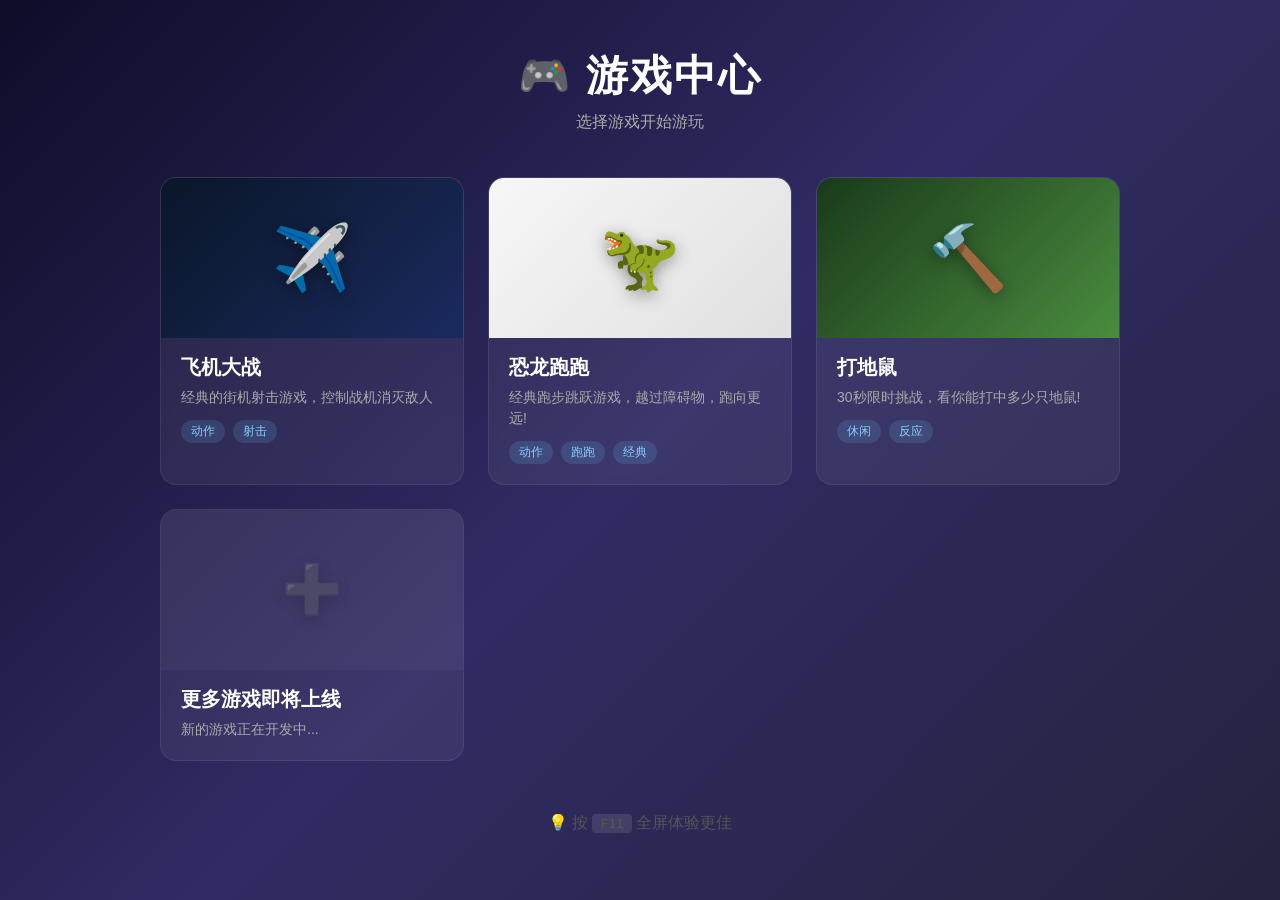
<file: index.html>
﻿<!DOCTYPE html>
<html lang="zh-CN">
<head>
<meta charset="UTF-8">
<meta name="viewport" content="width=device-width, initial-scale=1.0">
<title>游戏中心 - Game Hub</title>
<link rel="stylesheet" href="style.css">
</head>
<body>
<header>
  <h1>🎮 游戏中心</h1>
  <p>选择游戏开始游玩</p>
</header>

<main class="game-grid">
  <a href="games/plane_battle/" class="game-card">
    <div class="card-preview" style="background: linear-gradient(135deg, #0a1628, #1a2a5e);">
      <div class="preview-icon">✈️</div>
    </div>
    <div class="card-info">
      <h2>飞机大战</h2>
      <p>经典的街机射击游戏，控制战机消灭敌人</p>
      <div class="card-tags">
        <span class="tag">动作</span>
        <span class="tag">射击</span>
      </div>
    </div>
  </a>

      <a href="games/dino_runner/" class="game-card">
    <div class="card-preview" style="background: linear-gradient(135deg, #f7f7f7, #e0e0e0);">
      <div class="preview-icon" style="color:#535353;">🦖</div>
    </div>
    <div class="card-info">
      <h2>恐龙跑跑</h2>
      <p>经典跑步跳跃游戏，越过障碍物，跑向更远!</p>
      <div class="card-tags">
        <span class="tag">动作</span>
        <span class="tag">跑跑</span>
        <span class="tag">经典</span>
      </div>
    </div>
  </a>

  <a href="games/whack_a_mole/" class="game-card">
    <div class="card-preview" style="background: linear-gradient(135deg, #1a3a1a, #4a8c3f);">
      <div class="preview-icon">🔨</div>
    </div>
    <div class="card-info">
      <h2>打地鼠</h2>
      <p>30秒限时挑战，看你能打中多少只地鼠!</p>
      <div class="card-tags">
        <span class="tag">休闲</span>
        <span class="tag">反应</span>
      </div>
    </div>
  </a>

  <a href="games/_template/" class="game-card placeholder">
    <div class="card-preview">
      <div class="preview-icon">➕</div>
    </div>
    <div class="card-info">
      <h2>更多游戏即将上线</h2>
      <p>新的游戏正在开发中...</p>
    </div>
  </a>
</main>

<footer>
  <p>💡 按 <kbd>F11</kbd> 全屏体验更佳</p>
</footer>

<script>
document.querySelectorAll(".game-card:not(.placeholder)").forEach(card => {
  card.addEventListener("mouseenter", () => {
    card.style.transform = "translateY(-6px) scale(1.02)";
  });
  card.addEventListener("mouseleave", () => {
    card.style.transform = "";
  });
});
</script>
</body>
</html>
</file>
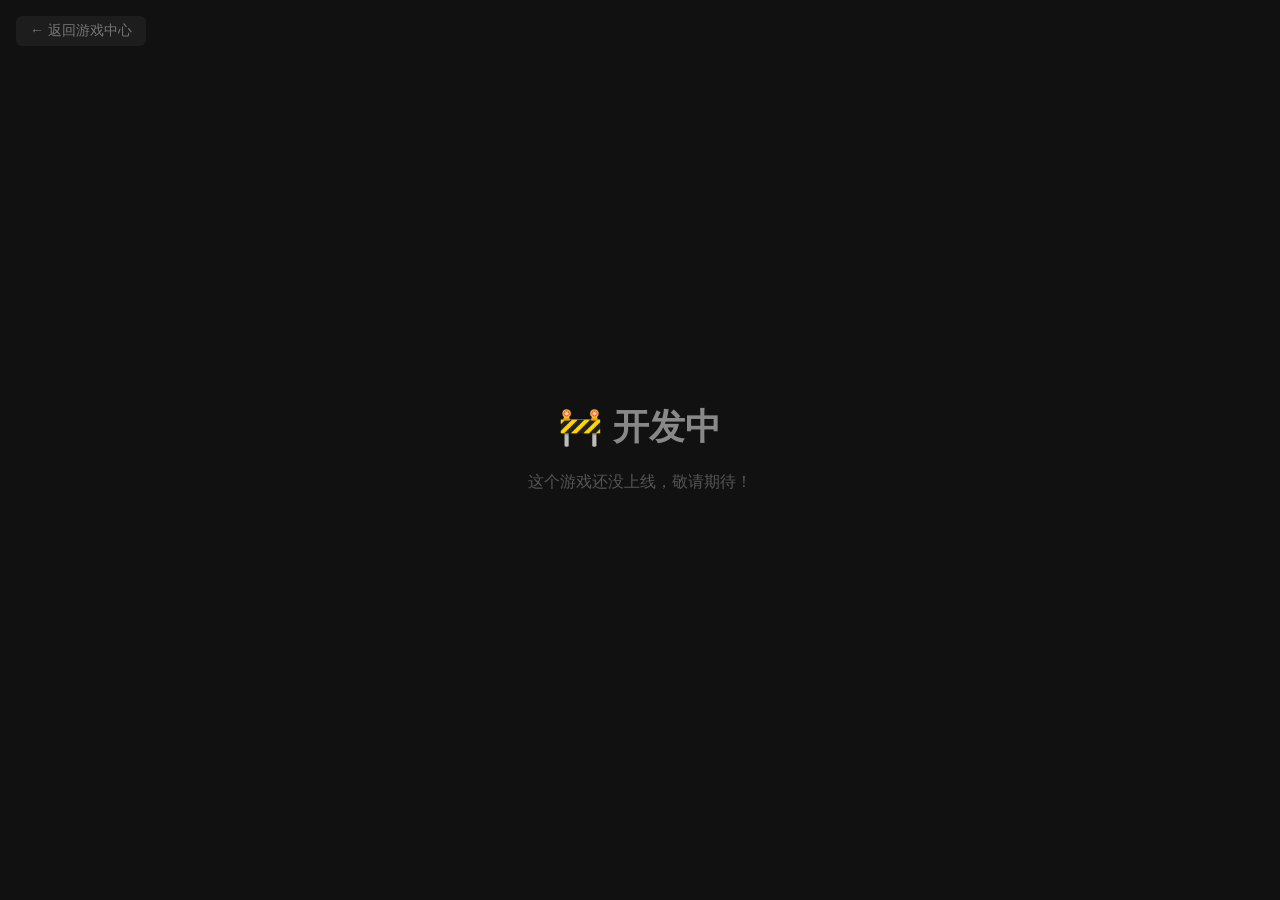
<file: games/_template/index.html>
﻿<!DOCTYPE html>
<html lang="zh-CN">
<head>
<meta charset="UTF-8">
<meta name="viewport" content="width=device-width, initial-scale=1.0">
<title>新游戏 - 模板</title>
<style>
*{margin:0;padding:0;box-sizing:border-box}
body{
  background:#111;color:#fff;font-family:"Microsoft YaHei","Segoe UI",sans-serif;
  display:flex;justify-content:center;align-items:center;min-height:100vh;
}
#back-btn{
  position:fixed;top:16px;left:16px;
  color:rgba(255,255,255,0.4);text-decoration:none;font-size:14px;
  padding:6px 14px;border-radius:6px;background:rgba(255,255,255,0.05);z-index:10;
}
#back-btn:hover{color:#fff;background:rgba(255,255,255,0.12)}
.container{text-align:center;padding:40px}
h1{font-size:36px;margin-bottom:16px;color:#888}
p{color:#555;line-height:1.8}
</style>
</head>
<body>
<a id="back-btn" href="../">← 返回游戏中心</a>
<div class="container">
  <h1>🚧 开发中</h1>
  <p>这个游戏还没上线，敬请期待！</p>
</div>
</body>
</html>
</file>
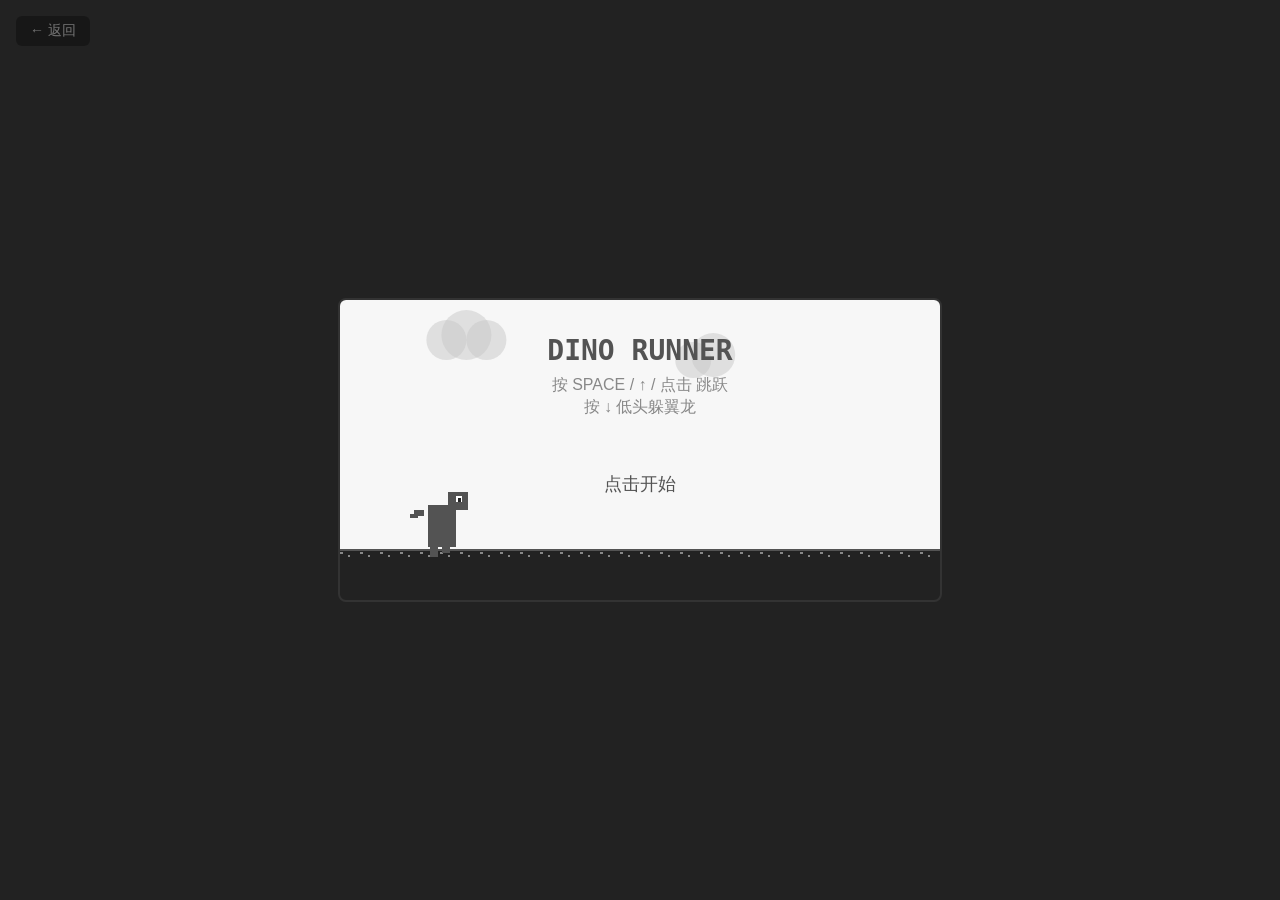
<file: games/dino_runner/index.html>
﻿<!DOCTYPE html>
<html lang="zh-CN">
<head>
<meta charset="UTF-8">
<meta name="viewport" content="width=device-width, initial-scale=1.0, user-scalable=no">
<meta name="apple-mobile-web-app-capable" content="yes">
<title>恐龙快跑 - Dino Runner</title>
<style>
*{margin:0;padding:0;box-sizing:border-box}
body{background:#222;display:flex;justify-content:center;align-items:center;min-height:100vh;font-family:"Microsoft YaHei","Segoe UI",sans-serif;overflow:hidden;touch-action:none}
canvas{display:block;border:2px solid rgba(255,255,255,0.08);border-radius:8px;touch-action:none}
#back-btn{position:fixed;top:16px;left:16px;z-index:10;color:rgba(255,255,255,0.4);text-decoration:none;font-size:14px;padding:6px 14px;border-radius:6px;background:rgba(0,0,0,0.3)}
#back-btn:hover{color:#fff;background:rgba(0,0,0,0.5)}
@media (max-width:620px){canvas{width:100vw;height:auto;border-radius:0;border:none}#game-wrap{width:100vw}}
/* Virtual buttons */
.vbtn{position:absolute;z-index:5;opacity:0.35;border-radius:50%;background:rgba(255,255,255,0.15);border:2px solid rgba(255,255,255,0.2);touch-action:none;-webkit-tap-highlight-color:transparent}
.vbtn:active{opacity:0.6;background:rgba(255,255,255,0.25)}
#btn-jump{right:20px;bottom:30px;width:90px;height:90px}
#btn-jump::after{content:"\u8df3";position:absolute;top:50%;left:50%;transform:translate(-50%,-50%);color:#fff;font-size:20px;font-weight:bold;font-family:"Microsoft YaHei",sans-serif}
#btn-duck{left:20px;bottom:30px;width:80px;height:80px}
#btn-duck::after{content:"\u4f4e\u5934";position:absolute;top:50%;left:50%;transform:translate(-50%,-50%);color:#fff;font-size:16px;font-weight:bold;font-family:"Microsoft YaHei",sans-serif}
@media(min-width:621px){.vbtn{display:none}}
</style>
</head>
<body>
<a id="back-btn" href="../">← 返回</a>
<div id="game-wrap" style="position:relative;display:inline-block;max-width:100vw">
<canvas id="gc" width="600" height="300"></canvas>
<div id="btn-jump" class="vbtn"></div>
<div id="btn-duck" class="vbtn"></div>
</div>
<script>
const W=600,H=300,canvas=document.getElementById("gc"),ctx=canvas.getContext("2d");

// ============ Audio ============
let actx=null;
function initA(){if(!actx){var A=window.AudioContext||window.webkitAudioContext;if(A){actx=new A();if(actx.state==="suspended")actx.resume()}}else if(actx.state==="suspended")actx.resume()}
function tone(f,d,t="square",v=0.12){try{var o=actx.createOscillator(),g=actx.createGain();o.type=t;o.frequency.value=f;g.gain.setValueAtTime(v,actx.currentTime);g.gain.exponentialRampToValueAtTime(0.001,actx.currentTime+d);o.connect(g);g.connect(actx.destination);o.start();o.stop(actx.currentTime+d)}catch(e){}}
function noise(d,v=0.15){try{var sr=actx.sampleRate,l=sr*d,b=actx.createBuffer(1,l,sr),d2=b.getChannelData(0);for(var i=0;i<l;i++)d2[i]=(Math.random()*2-1)*Math.max(0,1-i/l);var s=actx.createBufferSource();s.buffer=b;var g2=actx.createGain();g2.gain.value=v;s.connect(g2);g2.connect(actx.destination);s.start()}catch(e){}}
const SFX={jump:()=>tone(520,0.1,"sine",0.1),die:()=>{tone(300,0.15,"sawtooth",0.15);setTimeout(()=>tone(200,0.25,"sawtooth",0.12),120)},score:()=>tone(880,0.06,"sine",0.06)};

// BGM
let bgmSrc=null,bgmGain=null,bgmPlaying=false;
function startBGM(){
  if(bgmPlaying)return;
  try{
    initA();if(!actx)return;
    let sr=actx.sampleRate,total=sr*16,buf=actx.createBuffer(1,total,sr),d=buf.getChannelData(0);
    for(let i=0;i<total;i++){
      let t=i/sr;
      // Bass line: walking rhythm
      let notes=[82.41,82.41,98.00,98.00,110.00,110.00,98.00,98.00]; // E2,E2,G2,G2,A2,A2,G2,G2
      let ni=Math.floor(t*2)%notes.length;
      let v=Math.sin(2*Math.PI*notes[ni]*t)*0.25;
      // Percussion
      let beat=(t*4)%1;
      if(beat<0.05)v+=Math.sin(2*Math.PI*220*t)*0.08*Math.max(0,1-beat/0.05);
      // Hi-hat
      let hb=(t*8)%1;
      if(hb<0.02)v+=Math.random()*0.06*Math.max(0,1-hb/0.02);
      d[i]=Math.max(-0.6,Math.min(0.6,v));
    }
    let src=actx.createBufferSource();src.loop=true;src.buffer=buf;
    let gn=actx.createGain();gn.gain.value=0.1;
    src.connect(gn);gn.connect(actx.destination);src.start();
    bgmSrc=src;bgmGain=gn;bgmPlaying=true;
  }catch(e){}
}
function stopBGM(){if(bgmSrc){try{bgmSrc.stop()}catch(e){}}bgmPlaying=false}

// ============ Game ============
const GROUND_Y=250;
let state="menu",score=0,highScore=0,gameOverTime=0,soulActive=0;
let speed=6,baseSpeed=6,obstacles=[],groundX=0;
let frame=0,night=false,nightTimer=0;

// Dino
const dino={
  x:80,y:GROUND_Y-50,w:44,h:50,
  vy:0,jumping:false,ducking:false,
  grounded:true,legFrame:0,legTimer:0,
  dead:false,blinkTimer:0
};

function reset(){
  score=0;speed=baseSpeed;obstacles=[];groundX=0;frame=0;
  night=false;nightTimer=0;
  dino.y=GROUND_Y-50;dino.vy=0;dino.jumping=false;dino.ducking=false;
  dino.grounded=true;dino.legFrame=0;dino.legTimer=0;dino.dead=false;dino.blinkTimer=0;
  gameOverTime=0;
}

// Load high score
try{var hs=localStorage.getItem("dinoHS");if(hs)highScore=parseInt(hs)}catch(e){}

// Obstacles
function spawnObstacle(){
  let r=Math.random();
  if(score>200&&r<0.2){
    // Pterodactyl
    let y=GROUND_Y-60-Math.random()*40;
    obstacles.push({type:"bird",x:W+20,y:y,w:42,h:30,passed:false,wing:0});
  }else if(score>300&&r<0.35){
    // Meteor from sky
    obstacles.push({type:"meteor",x:30+Math.random()*(W-80),y:-40,w:30,h:30,vy:3+speed*0.3,vx:-2-Math.random()*3,passed:false});
  }else if(score>150&&r<0.5){
    // UT Bone (ground)
    let h=20+Math.random()*30;
    obstacles.push({type:"bone",x:W+20,y:GROUND_Y-h,w:16,h:h,ang:Math.random()*0.4-0.2,passed:false});
  }else{
    let type=r<0.6?"small":"large";
    let w=type==="small"?20:34,h=type==="small"?36:50;
    obstacles.push({type:type,x:W+20,y:GROUND_Y-h,w:type==="small"?30:44,h:type==="small"?36:50,passed:false});
  }
}

// Physics
function update(){
  frame++;let t=performance.now();

  if(state==="menu"||state==="over"){nightTimer=0;return}

  // Speed up
  speed=baseSpeed+Math.floor(score/100)*0.5;
  if(speed>16)speed=16;

  // Night cycle (every 500 points)
  night=Math.floor(score/500)%2===1;

  // Ground
  groundX=(groundX-speed)%20;

  // Dino physics
  if(!dino.dead){
    if(dino.jumping){
      dino.vy+=0.6;
      dino.y+=dino.vy;
      if(dino.y>=GROUND_Y-50){
        dino.y=GROUND_Y-50;dino.vy=0;dino.jumping=false;dino.grounded=true;
      }
      dino.ducking=false;
    }
    // Leg animation
    if(dino.grounded&&!dino.dead){
      dino.legTimer+=speed;
      if(dino.legTimer>20){dino.legTimer=0;dino.legFrame=(dino.legFrame+1)%2}
    }
  }

  // Spawn obstacles
  let spawnInt=Math.max(60,120-speed*4);
  if(frame%Math.floor(spawnInt)===0&&!dino.dead)spawnObstacle();
  // UT Soul spawn (collectible)
  if(frame%120===0&&!dino.dead&&score>100&&Math.random()<0.3){
    obstacles.push({type:"soul",x:W+10,y:GROUND_Y-80,w:24,h:24,passed:false});
  }
  // Extra spawns at high speed
  if(speed>10&&frame%Math.floor(spawnInt/2)===0&&!dino.dead){
    if(Math.random()<0.3)spawnObstacle();
  }

  // Move obstacles
  for(let i=obstacles.length-1;i>=0;i--){
    let o=obstacles[i];
    if(o.type==="meteor"){
      o.x+=o.vx; o.y+=o.vy;
      if(o.y>GROUND_Y+20||o.x<-60||o.x>W+60)obstacles.splice(i,1);
    }else{
      o.x-=speed;
      if(o.type==="bird")o.wing=(o.wing+0.1)%(Math.PI*2);
      if(o.x<-60)obstacles.splice(i,1);
    }
  }

  // Score
  if(!dino.dead){
    score+=0.5;
    // Passed obstacle bonus
    for(let o of obstacles){
      if(!o.passed&&o.x+o.w<dino.x){o.passed=true;SFX.score()}
    }
  }

  // Collision
  if(!dino.dead){
    let dw=dino.ducking?50:30,dh=dino.ducking?30:40;
    let dx=dino.x+7,dy=dino.ducking?dino.y+20:dino.y+5;
    for(let o of obstacles){
      let ox,oy,ow,oh;
      if(o.type==="meteor"){ox=o.x+5;oy=o.y+5;ow=o.w-10;oh=o.h-10;}
      else if(o.type==="bone"){ox=o.x+2;oy=o.y+3;ow=o.w-4;oh=o.h-6;}
      else{ox=o.x+3;oy=o.y+3;ow=o.w-6;oh=o.h-6;}
      if(o.type==="soul"&&dx<ox+ow&&dx+dw>ox&&dy<oy+oh&&dy+dh>oy){
        soulActive=performance.now();SFX.powerup();
        obstacles.splice(i,1);continue;
      }
      if(dx<ox+ow&&dx+dw>ox&&dy<oy+oh&&dy+dh>oy&&o.type!=="soul"){
        // Soul invincibility
        if(soulActive>0&&performance.now()-soulActive<3000)continue;
        dino.dead=true;dino.blinkTimer=t;
        gameOverTime=t;soulActive=0;stopBGM();SFX.die();
        let s=Math.floor(score);
        if(s>highScore){highScore=s;try{localStorage.setItem("dinoHS",String(highScore))}catch(e){}}
        state="over";
        break;
      }
    }
  }
}

// ============ Drawing ============
function drawDino(){
  let x=dino.x,y=dino.y;
  ctx.save();

  if(dino.dead&&Math.floor(frame/6)%2===0){ctx.globalAlpha=0.5}

  let h=dino.ducking?30:50;
  let w=dino.ducking?50:44;

  // Body
  ctx.fillStyle=night?"#666":"#535353";
  ctx.fillRect(x+8,y+5,w-16,h-8);

  // Head
  ctx.fillRect(x+w-16,y-8,20,18);
  // Eye
  ctx.fillStyle="#fff";
  ctx.fillRect(x+w-8,y-4,6,6);
  ctx.fillStyle=night?"#ccc":"#222";
  ctx.fillRect(x+w-6,y-2,3,4);
  // Mouth
  if(dino.dead){ctx.fillStyle="#fff";ctx.fillRect(x+w-4,y+4,3,2)}

  // Legs
  if(dino.ducking){
    ctx.fillStyle=night?"#888":"#535353";
    ctx.fillRect(x+8,y+28,30,6);
    ctx.fillRect(x+12,y+28,6,8);
    ctx.fillRect(x+30,y+28,6,8);
  }else if(dino.grounded){
    ctx.fillStyle=night?"#888":"#535353";
    if(dino.legFrame===0){
      ctx.fillRect(x+10,y+h-5,8,12);
      ctx.fillRect(x+22,y+h-5,8,8);
    }else{
      ctx.fillRect(x+10,y+h-5,8,8);
      ctx.fillRect(x+22,y+h-5,8,12);
    }
  }else{
    // Jumping - legs tucked
    ctx.fillStyle=night?"#888":"#535353";
    ctx.fillRect(x+12,y+h-5,6,10);
    ctx.fillRect(x+24,y+h-5,6,10);
  }

  // Tail
  ctx.fillStyle=night?"#666":"#535353";
  ctx.fillRect(x-6,y+10,10,6);
  ctx.fillRect(x-10,y+14,8,4);

  ctx.restore();
}

function drawSoul(o){
  let x=o.x,y=o.y,pulse=1+Math.sin(frame*0.08)*0.1;
  ctx.save();ctx.translate(x+12,y+12);ctx.scale(pulse,pulse);
  // UT Heart (soul)
  ctx.fillStyle="#ff3b3b";
  ctx.beginPath();
  ctx.moveTo(0,-6);ctx.bezierCurveTo(-14,-14,-14,6,0,12);
  ctx.bezierCurveTo(14,6,14,-14,0,-6);
  ctx.fill();
  ctx.strokeStyle="#fff";ctx.lineWidth=1.5;ctx.stroke();
  // Glow
  ctx.shadowColor="#ff3b3b";ctx.shadowBlur=15;
  ctx.fillStyle="rgba(255,59,59,0.3)";ctx.beginPath();ctx.arc(0,0,16,0,Math.PI*2);ctx.fill();
  ctx.restore();
}

function drawUTText(text,x,y,size,color){
  ctx.save();
  ctx.font="bold "+size+"px monospace";ctx.textAlign="center";
  ctx.strokeStyle="#000";ctx.lineWidth=3;
  ctx.strokeText(text,x,y);
  ctx.fillStyle=color;ctx.fillText(text,x,y);
  ctx.restore();
}

function drawCactus(o){
  let x=o.x,y=o.y;
  ctx.fillStyle=night?"#555":"#535353";
  if(o.type==="small"){
    ctx.fillRect(x+6,y,8,36);
    ctx.fillRect(x,y+8,6,6);
    ctx.fillRect(x+16,y+4,6,8);
  }else if(o.type==="large"){
    ctx.fillRect(x+10,y,12,50);
    ctx.fillRect(x,y+10,10,8);
    ctx.fillRect(x+24,y+14,10,6);
    ctx.fillRect(x+6,y+28,8,6);
    ctx.fillRect(x+20,y+32,8,6);
  }
}

function drawBird(o){
  let x=o.x,y=o.y,wf=Math.sin(o.wing)*0.5+0.5;
  ctx.fillStyle=night?"#555":"#535353";
  // Body
  ctx.fillRect(x+10,y+8,22,14);
  // Wings
  ctx.beginPath();
  ctx.moveTo(x+14,y+10);ctx.lineTo(x+4,y+4-wf*8);ctx.lineTo(x+14,y+12);ctx.fill();
  ctx.beginPath();
  ctx.moveTo(x+18,y+12);ctx.lineTo(x+34,y+4-wf*8);ctx.lineTo(x+26,y+14);ctx.fill();
  // Beak
  ctx.fillStyle="#e80";
  ctx.fillRect(x+28,y+12,8,4);
}

function drawMeteor(o){
  let x=o.x,y=o.y;
  ctx.save();
  // Fire glow
  let grd=ctx.createRadialGradient(x+15,y+15,2,x+15,y+15,25);
  grd.addColorStop(0,"#ff0");grd.addColorStop(0.3,"#f80");grd.addColorStop(0.7,"#a40");grd.addColorStop(1,"rgba(100,40,0,0)");
  ctx.fillStyle=grd;ctx.beginPath();ctx.arc(x+15,y+15,25,0,Math.PI*2);ctx.fill();
  // Rock body
  ctx.fillStyle="#844";ctx.beginPath();ctx.arc(x+15,y+15,14,0,Math.PI*2);ctx.fill();
  ctx.fillStyle="#633";ctx.beginPath();ctx.arc(x+10,y+10,6,0,Math.PI*2);ctx.fill();
  ctx.fillStyle="#522";ctx.beginPath();ctx.arc(x+18,y+18,5,0,Math.PI*2);ctx.fill();
  // Fire tail
  ctx.fillStyle="rgba(255,200,50,0.6)";
  ctx.beginPath();ctx.moveTo(x+5,y+20);ctx.lineTo(x-10,y+30);ctx.lineTo(x+10,y+28);ctx.closePath();ctx.fill();
  ctx.restore();
}

function drawSoul(o){
  let x=o.x,y=o.y,pulse=1+Math.sin(frame*0.08)*0.1;
  ctx.save();ctx.translate(x+12,y+12);ctx.scale(pulse,pulse);
  // UT Heart (soul)
  ctx.fillStyle="#ff3b3b";
  ctx.beginPath();
  ctx.moveTo(0,-6);ctx.bezierCurveTo(-14,-14,-14,6,0,12);
  ctx.bezierCurveTo(14,6,14,-14,0,-6);
  ctx.fill();
  ctx.strokeStyle="#fff";ctx.lineWidth=1.5;ctx.stroke();
  // Glow
  ctx.shadowColor="#ff3b3b";ctx.shadowBlur=15;
  ctx.fillStyle="rgba(255,59,59,0.3)";ctx.beginPath();ctx.arc(0,0,16,0,Math.PI*2);ctx.fill();
  ctx.restore();
}

function drawUTText(text,x,y,size,color){
  ctx.save();
  ctx.font="bold "+size+"px monospace";ctx.textAlign="center";
  ctx.strokeStyle="#000";ctx.lineWidth=3;
  ctx.strokeText(text,x,y);
  ctx.fillStyle=color;ctx.fillText(text,x,y);
  ctx.restore();
}

function drawBone(o){
  let x=o.x,y=o.y;ctx.save();
  ctx.translate(x+8,y+o.h/2);ctx.rotate(o.ang||0);
  ctx.fillStyle=night?"#888":"#ddd";
  ctx.strokeStyle=night?"#666":"#999";ctx.lineWidth=2;
  // Bone shaft
  ctx.fillRect(-4,-o.h/2,8,o.h);
  // Bone ends
  ctx.beginPath();ctx.arc(-4,-o.h/2+4,6,0,Math.PI*2);ctx.fill();ctx.stroke();
  ctx.beginPath();ctx.arc(-4,o.h/2-4,6,0,Math.PI*2);ctx.fill();ctx.stroke();
  ctx.beginPath();ctx.arc(4,-o.h/2+4,6,0,Math.PI*2);ctx.fill();ctx.stroke();
  ctx.beginPath();ctx.arc(4,o.h/2-4,6,0,Math.PI*2);ctx.fill();ctx.stroke();
  ctx.restore();
}

function drawSoul(o){
  let x=o.x,y=o.y,pulse=1+Math.sin(frame*0.08)*0.1;
  ctx.save();ctx.translate(x+12,y+12);ctx.scale(pulse,pulse);
  // UT Heart (soul)
  ctx.fillStyle="#ff3b3b";
  ctx.beginPath();
  ctx.moveTo(0,-6);ctx.bezierCurveTo(-14,-14,-14,6,0,12);
  ctx.bezierCurveTo(14,6,14,-14,0,-6);
  ctx.fill();
  ctx.strokeStyle="#fff";ctx.lineWidth=1.5;ctx.stroke();
  // Glow
  ctx.shadowColor="#ff3b3b";ctx.shadowBlur=15;
  ctx.fillStyle="rgba(255,59,59,0.3)";ctx.beginPath();ctx.arc(0,0,16,0,Math.PI*2);ctx.fill();
  ctx.restore();
}

function drawUTText(text,x,y,size,color){
  ctx.save();
  ctx.font="bold "+size+"px monospace";ctx.textAlign="center";
  ctx.strokeStyle="#000";ctx.lineWidth=3;
  ctx.strokeText(text,x,y);
  ctx.fillStyle=color;ctx.fillText(text,x,y);
  ctx.restore();
}

function drawGround(){
  ctx.strokeStyle=night?"#555":"#535353";
  ctx.lineWidth=2;
  ctx.beginPath();ctx.moveTo(0,GROUND_Y);ctx.lineTo(W,GROUND_Y);ctx.stroke();
  // Texture
  for(let i=0;i<W;i+=20){
    let gx=((i+groundX)%W+W)%W;
    if(gx<W){
      ctx.fillStyle=night?"#444":"#888";
      ctx.fillRect(gx,GROUND_Y+2,3,2);
      ctx.fillRect(gx+8,GROUND_Y+5,2,2);
    }
  }
}

function drawBg(){
  if(night){
    ctx.fillStyle="#1a1a2e";ctx.fillRect(0,0,W,GROUND_Y);
    // Stars
    for(let i=0;i<20;i++){
      let sx=(i*137+frame*0.02)%W;
      let sy=10+(i*47)%120;
      ctx.fillStyle=`rgba(255,255,255,${0.3+Math.sin(i+frame*0.02)*0.2})`;
      ctx.fillRect(sx,sy,2,2);
    }
    // Moon
    ctx.fillStyle="#ddd";ctx.beginPath();ctx.arc(W-60,40,20,0,Math.PI*2);ctx.fill();
    ctx.fillStyle="#1a1a2e";ctx.beginPath();ctx.arc(W-50,35,17,0,Math.PI*2);ctx.fill();
  }else{
    ctx.fillStyle="#f7f7f7";ctx.fillRect(0,0,W,GROUND_Y);
    // Cloud
    ctx.fillStyle="rgba(200,200,200,0.5)";
    ctx.beginPath();ctx.arc(100+frame*0.1%300,40,20,0,Math.PI*2);ctx.fill();
    ctx.beginPath();ctx.arc(120+frame*0.1%300,35,25,0,Math.PI*2);ctx.fill();
    ctx.beginPath();ctx.arc(140+frame*0.1%300,40,20,0,Math.PI*2);ctx.fill();
    ctx.beginPath();ctx.arc(350+frame*0.05%400,60,18,0,Math.PI*2);ctx.fill();
    ctx.beginPath();ctx.arc(370+frame*0.05%400,55,22,0,Math.PI*2);ctx.fill();
  }
}

function draw(){
  ctx.clearRect(0,0,W,H);

  if(state==="menu"){
    drawBg();drawGround();
    // Dino standing
    dino.legFrame=0;drawDino();
    ctx.fillStyle="#535353";ctx.font="bold 28px monospace";ctx.textAlign="center";
    ctx.fillText("DINO RUNNER",W/2,60);
    ctx.fillStyle="#888";ctx.font="16px sans-serif";ctx.textAlign="center";
    ctx.fillText("按 SPACE / ↑ / 点击 跳跃",W/2,90);
    ctx.fillText("按 ↓ 低头躲翼龙",W/2,112);
    if(highScore>0){ctx.fillStyle="#999";ctx.font="14px sans-serif";ctx.fillText("最高分: "+highScore,W/2,145)}
    if(Math.floor(frame/30)%2===0){ctx.fillStyle="#535353";ctx.font="18px sans-serif";ctx.fillText("点击开始",W/2,190)}
    return;
  }

  drawBg();
  for(let o of obstacles){
    if(o.type==="bird")drawBird(o);
    else if(o.type==="meteor")drawMeteor(o);
    else if(o.type==="bone")drawBone(o);
    else if(o.type==="soul")drawSoul(o);
    else drawCactus(o);
  }
  drawGround();
  if(!dino.dead||state==="over")drawDino();

  // Score
  ctx.fillStyle=night?"#ddd":"#535353";
  ctx.font="bold 18px monospace";ctx.textAlign="right";
  let s=Math.floor(score);
  ctx.fillText(String(s).padStart(5,"0"),W-20,30);
  if(highScore>0){
    ctx.font="12px monospace";ctx.fillText("HI "+String(highScore).padStart(5,"0"),W-20,15);
  }

  // Speed indicator
  ctx.fillStyle=night?"#666":"#aaa";ctx.font="12px sans-serif";ctx.textAlign="left";
  ctx.fillText("速度: "+Math.floor(speed),10,15);

  // Game over
  if(state==="over"&&frame>10){
    ctx.fillStyle="rgba(255,255,255,0.7)";ctx.font="bold 36px monospace";ctx.textAlign="center";
    ctx.fillText("GAME OVER",W/2,130);
    if(score>=highScore&&score>0){
      ctx.fillStyle="#e80";ctx.font="18px sans-serif";ctx.fillText("新纪录!",W/2,160);
    }
    if(frame>40&&Math.floor(frame/30)%2===0){
      ctx.fillStyle="#888";ctx.font="16px sans-serif";ctx.fillText("点击重新开始",W/2,200);
    }
  }
}

// ============ Input ============
function handleAction(e){
  initA();
  if(state==="menu"){reset();state="playing";frame=0;startBGM();return}
  if(state==="over"&&frame-gameOverTime>20){
    reset();state="playing";frame=0;startBGM();return
  }
  if(state==="playing"&&!dino.dead&&dino.grounded){
    dino.jumping=true;dino.grounded=false;dino.vy=-12;SFX.jump();
  }
}

function handleDuck(down){
  if(state==="playing"&&!dino.dead){
    if(down&&dino.grounded){dino.ducking=true}
    else if(!down){dino.ducking=false}
  }
}

document.addEventListener("keydown",e=>{
  initA();
  if(e.code==="Space"||e.code==="ArrowUp"){e.preventDefault();handleAction(e)}
  if(e.code==="ArrowDown"){e.preventDefault();handleDuck(true)}
  if(e.code==="KeyR"&&state==="over"){reset();state="playing";frame=0;startBGM()}
});
document.addEventListener("keyup",e=>{
  if(e.code==="ArrowDown")handleDuck(false);
});

canvas.addEventListener("click",handleAction);
canvas.addEventListener("touchstart",e=>{e.preventDefault();handleAction(e);initA()},{passive:false});

// ============ Loop ============
reset();
function loop(){update();draw();requestAnimationFrame(loop)}
loop();
console.log("Dino Runner started!");
// Virtual button handlers
document.getElementById("btn-jump").addEventListener("touchstart",function(e){e.preventDefault();handleAction(e);initA()},{passive:false});
document.getElementById("btn-jump").addEventListener("mousedown",function(e){e.preventDefault();handleAction(e);initA()});
document.getElementById("btn-duck").addEventListener("touchstart",function(e){e.preventDefault();handleDuck(true);},{passive:false});
document.getElementById("btn-duck").addEventListener("touchend",function(e){e.preventDefault();handleDuck(false);},{passive:false});
document.getElementById("btn-duck").addEventListener("touchcancel",function(e){handleDuck(false);});
document.getElementById("btn-duck").addEventListener("mousedown",function(e){e.preventDefault();handleDuck(true);});
document.getElementById("btn-duck").addEventListener("mouseup",function(e){handleDuck(false);});

// Responsive canvas scaling
function resizeCanvas(){
  var c=document.getElementById("gc"),wrap=document.getElementById("game-wrap");
  if(window.innerWidth<620){
    var scale=window.innerWidth/600;
    c.style.width="100vw";c.style.height=(300*scale)+"px";
  }else{
    c.style.width="";c.style.height="";
  }
}
window.addEventListener("resize",resizeCanvas);
resizeCanvas();
</script>
</body>
</html>
</file>
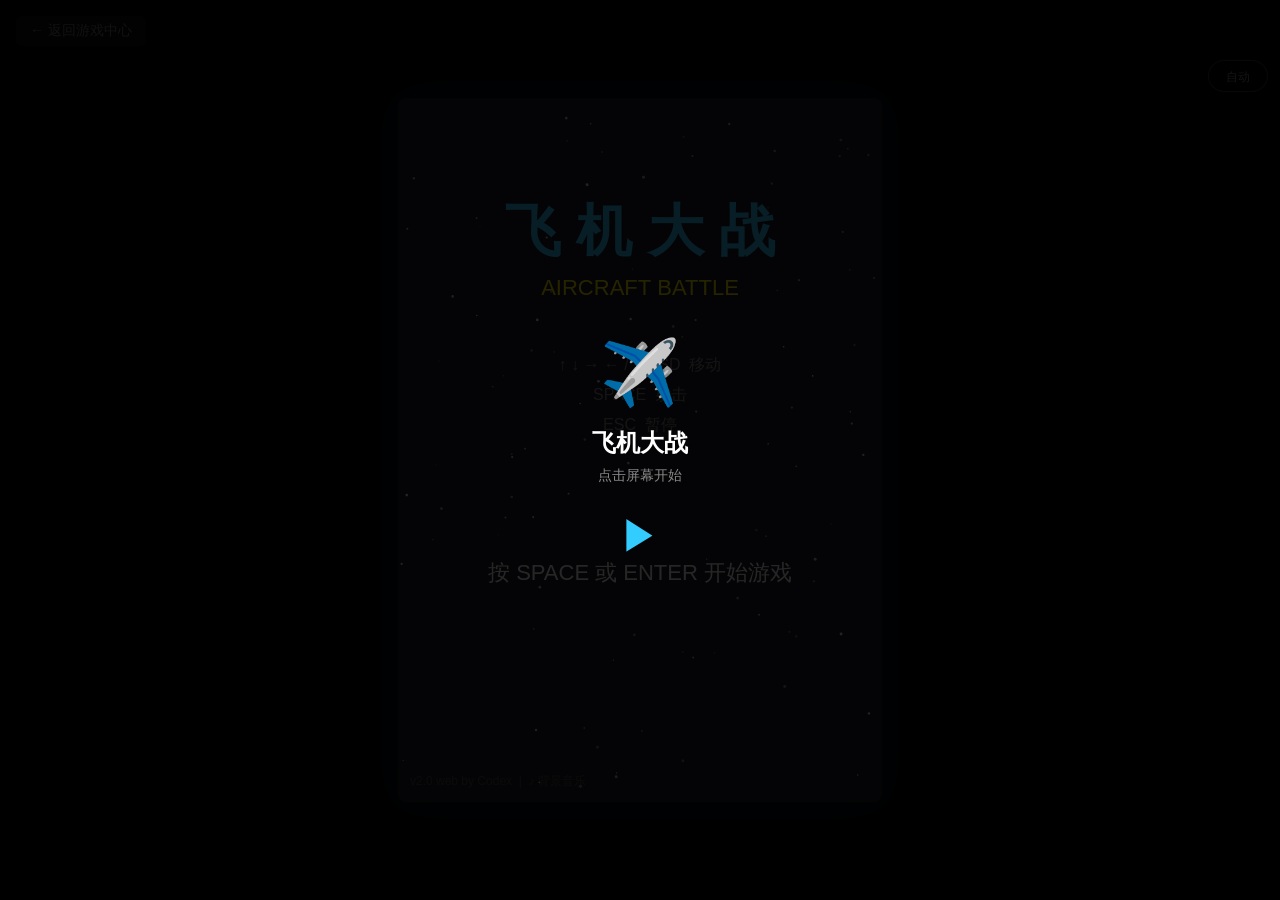
<file: games/plane_battle/index.html>
﻿<!DOCTYPE html>
<html lang="zh-CN">
<head>
<meta charset="UTF-8">
<meta name="apple-mobile-web-app-capable" content="yes">
<meta name="apple-mobile-web-app-status-bar-style" content="black-translucent">
<meta name="viewport" content="width=device-width, initial-scale=1.0, user-scalable=no">
<title>飞机大战 - Aircraft Battle</title>
<style>
*{margin:0;padding:0;box-sizing:border-box}
body{
  background:#000;
  display:flex;
  justify-content:center;
  align-items:center;
  min-height:100vh;
  font-family:"Microsoft YaHei","Segoe UI",sans-serif;
  overflow:hidden;
}
#game-wrapper{
  position:relative;
  border:2px solid rgba(255,255,255,0.1);
  border-radius:8px;
  box-shadow:0 0 40px rgba(0,100,255,0.2);
}
canvas{display:block;background:#1e1e28;touch-action:none;-webkit-touch-callout:none;-webkit-user-select:none;user-select:none;max-width:100vw}
#back-btn{
  position:fixed;top:16px;left:16px;
  color:rgba(255,255,255,0.4);
  text-decoration:none;font-size:14px;
  padding:6px 14px;border-radius:6px;
  background:rgba(255,255,255,0.05);
  transition:all 0.2s;
  z-index:10;
}
#back-btn:hover{color:#fff;background:rgba(255,255,255,0.12)}
@media (max-width:490px){canvas{width:100vw;height:auto;border-radius:0}#game-wrapper{border:none;border-radius:0;width:100vw}}
#btn-auto{position:fixed;right:12px;top:60px;z-index:10;width:60px;height:32px;border-radius:16px;border:1px solid rgba(255,255,255,0.2);background:rgba(0,0,0,0.3);color:rgba(255,255,255,0.5);font-size:12px;text-align:center;line-height:32px;touch-action:none;cursor:pointer;font-family:"Microsoft YaHei",sans-serif}
#btn-auto.on{background:rgba(255,100,0,0.3);border-color:#f80;color:#fff}
</style>
</head>
<body>
<a id="back-btn" href="../">← 返回游戏中心</a>
<div id="game-wrapper">
  <canvas id="gameCanvas" width="480" height="700"></canvas>
</div>
<script src="game.js"></script>
<div id="play-overlay" style="position:fixed;top:0;left:0;right:0;bottom:0;background:rgba(0,0,0,0.85);display:flex;flex-direction:column;align-items:center;justify-content:center;z-index:999;cursor:pointer;">
  <div style="font-size:64px;margin-bottom:16px;">&#9992;&#65039;</div>
  <div style="color:#fff;font-size:24px;font-weight:bold;margin-bottom:8px;">飞机大战</div>
  <div style="color:#888;font-size:14px;margin-bottom:24px;">点击屏幕开始</div>
  <div style="color:#3cf;font-size:40px;animation:pulse 1.5s ease-in-out infinite;">▶</div>
  <style>@keyframes pulse{0%,100%{opacity:1}50%{opacity:0.3}}</style>
</div>
<script>
document.getElementById("play-overlay").addEventListener("click", function() {
  this.style.display = "none";
  var ctx = new (window.AudioContext || window.webkitAudioContext)();
  ctx.resume();
});
</script>
<div id="btn-auto">自动</div>
<script>
// Auto-fire toggle for mobile
var autoFire=false;
document.getElementById("btn-auto").addEventListener("click",function(){
  autoFire=!autoFire;this.className=autoFire?"on":"";
});
// Auto-fire timer (game loads after this script, so use DOM-ready)
setInterval(function(){
  if(typeof game!="undefined"&&autoFire&&game.state==="playing"){
    var t=performance.now(),p=game.player;
    if(t-p.lastShot>p.shootDelay){p.lastShot=t;game.playerShoot()}
  }
},80);
</script>
</body>
</html>
</file>
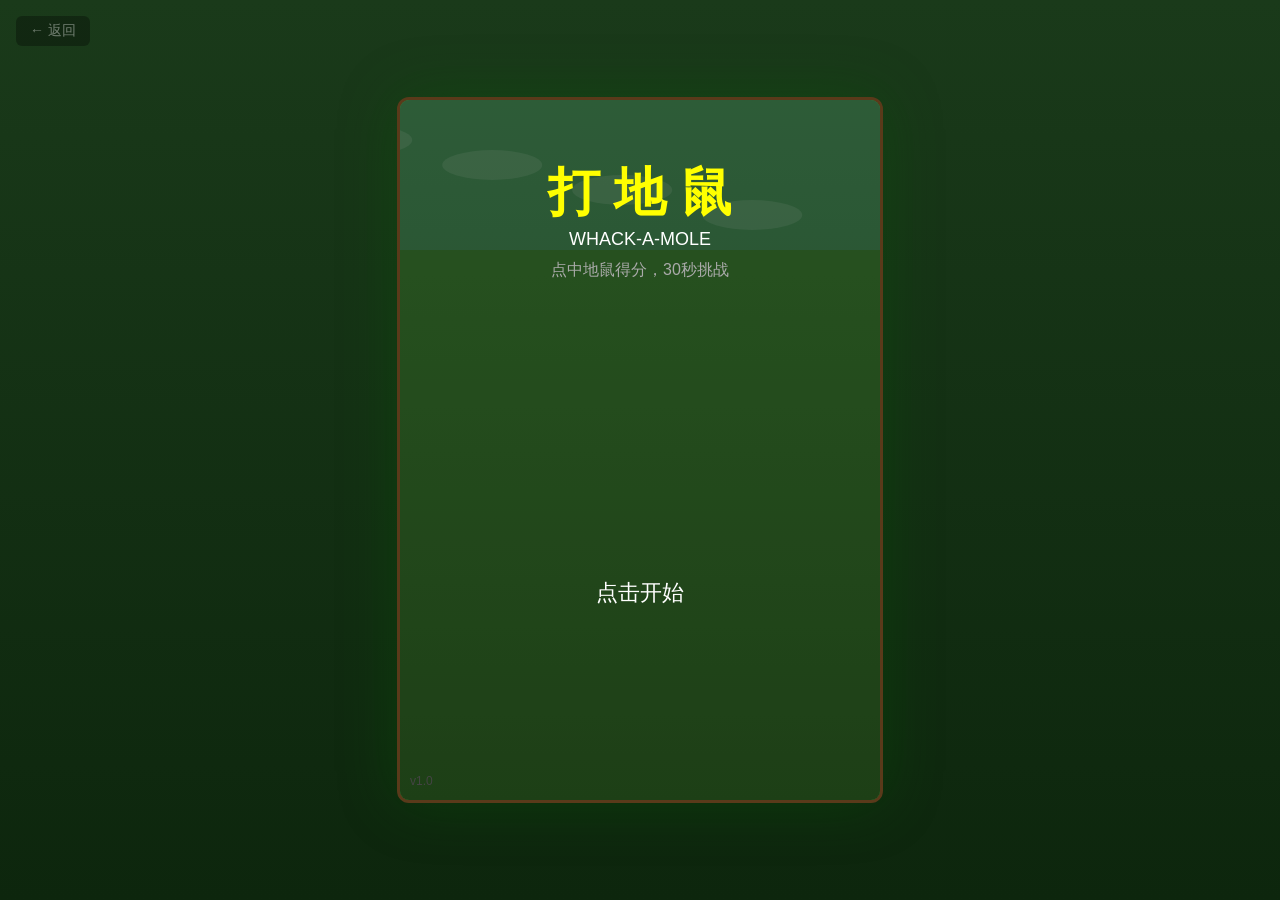
<file: games/whack_a_mole/index.html>
﻿<!DOCTYPE html>
<html lang="zh-CN">
<head>
<meta charset="UTF-8">
<meta name="viewport" content="width=device-width, initial-scale=1.0, user-scalable=no">
<meta name="apple-mobile-web-app-capable" content="yes">
<title>打地鼠 - Whack-a-Mole</title>
<style>
*{margin:0;padding:0;box-sizing:border-box}
body{
  background:linear-gradient(180deg,#1a3a1a,#0d260d);
  display:flex;justify-content:center;align-items:center;
  min-height:100vh;font-family:"Microsoft YaHei","Segoe UI",sans-serif;
  overflow:hidden;touch-action:none;-webkit-user-select:none;user-select:none;
}
#game-wrap{position:relative;border:3px solid #5a3a1a;border-radius:12px;overflow:hidden;box-shadow:0 0 60px rgba(0,100,0,0.3)}
canvas{display:block;background:#4a8c3f;cursor:pointer;touch-action:none;max-width:100vw}
#back-btn{
  position:fixed;top:16px;left:16px;z-index:10;
  color:rgba(255,255,255,0.4);text-decoration:none;font-size:14px;
  padding:6px 14px;border-radius:6px;background:rgba(0,0,0,0.3);
}
#back-btn:hover{color:#fff;background:rgba(0,0,0,0.5)}
@media (max-width:490px){canvas{width:100vw;height:auto;border-radius:0}#game-wrap{border:none;border-radius:0;width:100vw}}
</style>
</head>
<body>
<a id="back-btn" href="../">← 返回</a>
<div id="game-wrap"><canvas id="gc" width="480" height="700"></canvas></div>
<script>
const W=480,H=700,canvas=document.getElementById("gc"),ctx=canvas.getContext("2d");

// Audio
let actx=null;
function initA(){if(!actx){var A=window.AudioContext||window.webkitAudioContext;if(A){actx=new A();if(actx.state==="suspended")actx.resume()}}else if(actx.state==="suspended")actx.resume()}
function tone(f,d,t="square",v=0.15){try{initA();var o=actx.createOscillator(),g=actx.createGain();o.type=t;o.frequency.value=f;g.gain.setValueAtTime(v,actx.currentTime);g.gain.exponentialRampToValueAtTime(0.001,actx.currentTime+d);o.connect(g);g.connect(actx.destination);o.start();o.stop(actx.currentTime+d)}catch(e){}}
function noise(d,v=0.2){try{initA();var sr=actx.sampleRate,l=sr*d,b=actx.createBuffer(1,l,sr),d2=b.getChannelData(0);for(var i=0;i<l;i++)d2[i]=(Math.random()*2-1)*Math.max(0,1-i/l);var s=actx.createBufferSource();s.buffer=b;var g2=actx.createGain();g2.gain.value=v;s.connect(g2);g2.connect(actx.destination);s.start()}catch(e){}}
const SFX={hit:()=>tone(660,0.1,"square",0.12),miss:()=>tone(220,0.15,"sawtooth",0.1),start:()=>tone(880,0.15,"sine",0.15),over:()=>{tone(440,0.3,"sawtooth",0.2);setTimeout(()=>tone(330,0.3,"sawtooth",0.2),200)}};

// ============ Game ============
const COLS=3,ROWS=3;
const HOLE_W=100,HOLE_H=80;
const GRID_X=(W-COLS*HOLE_W)/2,GRID_Y=180;
const GAME_DURATION=30;
let state="menu",score=0,highScore=parseInt(localStorage.getItem("wamHS")||"0");
let timeLeft=GAME_DURATION,timer=0,moles=[],lastSpawn=0,moleCount=0;
let hitCount=0,missCount=0,combo=0,maxCombo=0;
let animFrame=0;

function mkHole(i){return{i,x:GRID_X+(i%COLS)*HOLE_W+HOLE_W/2,y:GRID_Y+Math.floor(i/COLS)*HOLE_H+HOLE_H/2,up:false,show:0,hit:false,alive:false,dir:1,life:0}}

function reset(){
  score=0;timeLeft=GAME_DURATION;timer=0;moleCount=0;lastSpawn=0;
  hitCount=0;missCount=0;combo=0;maxCombo=0;
  moles=[];for(let i=0;i<COLS*ROWS;i++)moles.push(mkHole(i));
}

function spawnMole(){
  // Find holes that are down
  let down=moles.filter(m=>!m.alive);
  if(down.length===0)return;
  let h=down[Math.floor(Math.random()*down.length)];
  h.alive=true;h.up=false;h.show=0;h.hit=false;h.life=0;h.dir=1;
  moleCount++;
}

function getHit(x,y){
  for(let m of moles){
    if(!m.alive||m.hit)continue;
    let dx=m.x-x,dy=m.y-y-20;
    if(dx*dx+dy*dy<45*45)return m;
  }
  return null;
}

function update(){
  animFrame++;
  let t=performance.now();
  if(state==="menu"||state==="over")return;
  
  // Timer
  if(timer===0)timer=t;
  let elapsed=(t-timer)/1000;
  timeLeft=Math.max(0,GAME_DURATION-elapsed);
  if(timeLeft<=0){
    state="over";SFX.over();
    if(score>highScore){highScore=score;localStorage.setItem("wamHS",String(highScore))}
    return;
  }
  
  // Spawn moles - faster as time decreases
  let spawnInt=Math.max(500,2000-timeLeft*50);
  if(t-lastSpawn>spawnInt&&moleCount<30+timeLeft){lastSpawn=t;spawnMole()}
  
  // Update moles
  for(let m of moles){
    if(!m.alive)continue;
    m.life++;
    if(!m.up){
      m.show+=0.05;
      if(m.show>=1){m.show=1;m.up=true;m.life=0}
    }else{
      if(m.life>60+Math.random()*40){ // Stay up 0.6-1s
        if(!m.hit){missCount++;combo=0}
        m.alive=false;m.show=0;m.up=false
      }
    }
  }
}

function drawBg(){
  // Grass background
  let g=ctx.createLinearGradient(0,0,0,H);
  g.addColorStop(0,"#3a7a30");g.addColorStop(1,"#2a5a20");
  ctx.fillStyle=g;ctx.fillRect(0,0,W,H);
  // Sky
  ctx.fillStyle="rgba(100,180,255,0.15)";
  ctx.fillRect(0,0,W,GRID_Y-30);
  // Clouds
  ctx.fillStyle="rgba(255,255,255,0.1)";
  for(let i=0;i<4;i++){let cx=(i*130+animFrame*0.2)%(W+100)-50;ctx.beginPath();ctx.ellipse(cx,40+i*25,50,15,0,0,Math.PI*2);ctx.fill()}
}

function drawHole(m){
  let cx=m.x,cy=m.y;
  // Hole shadow
  ctx.fillStyle="#2a1a0a";
  ctx.beginPath();ctx.ellipse(cx,cy+25,42,14,0,0,Math.PI*2);ctx.fill();
  // Hole
  ctx.fillStyle="#3a2a1a";
  ctx.beginPath();ctx.ellipse(cx,cy+20,38,10,0,0,Math.PI*2);ctx.fill();
  ctx.strokeStyle="#5a3a1a";ctx.lineWidth=2;
  ctx.beginPath();ctx.ellipse(cx,cy+20,38,10,0,0,Math.PI*2);ctx.stroke();
}

function drawMole(m){
  let cx=m.x,cy=m.y;
  let p=m.show;
  if(p<=0)return;
  
  // Ease out bounce
  let s=Math.min(1,p);
  let sy=30*(1-s);
  
  ctx.save();
  
  // Body
  let by=cy+25-sy;
  ctx.fillStyle=m.hit?"#c44":"#8B5E3C";
  ctx.beginPath();ctx.ellipse(cx,by-10,32*s,25*s,0,0,Math.PI*2);ctx.fill();
  ctx.strokeStyle="#6a3e1c";ctx.lineWidth=2;
  ctx.beginPath();ctx.ellipse(cx,by-10,32*s,25*s,0,0,Math.PI*2);ctx.stroke();
  
  // Belly
  ctx.fillStyle=m.hit?"#e66":"#C4885C";
  ctx.beginPath();ctx.ellipse(cx,by-8,20*s,18*s,0,0,Math.PI*2);ctx.fill();
  
  // Eyes
  let eyeY=by-18*s;
  let eyeOff=m.hit?3:0;
  ctx.fillStyle="#222";
  ctx.beginPath();ctx.arc(cx-12*s+eyeOff,eyeY,5*s,0,Math.PI*2);ctx.fill();
  ctx.beginPath();ctx.arc(cx+12*s+eyeOff,eyeY,5*s,0,Math.PI*2);ctx.fill();
  // Eye shine
  ctx.fillStyle="#fff";
  ctx.beginPath();ctx.arc(cx-10*s+eyeOff,eyeY-2*s,2*s,0,Math.PI*2);ctx.fill();
  ctx.beginPath();ctx.arc(cx+14*s+eyeOff,eyeY-2*s,2*s,0,Math.PI*2);ctx.fill();
  
  // Nose
  ctx.fillStyle="#e88";
  ctx.beginPath();ctx.ellipse(cx,by-8*s,6*s,4*s,0,0,Math.PI*2);ctx.fill();
  
  // Whiskers
  ctx.strokeStyle="#666";ctx.lineWidth=1.5*s;
  ctx.beginPath();ctx.moveTo(cx-8*s,by-10*s);ctx.lineTo(cx-25*s,by-15*s);ctx.stroke();
  ctx.beginPath();ctx.moveTo(cx-8*s,by-6*s);ctx.lineTo(cx-25*s,by-5*s);ctx.stroke();
  ctx.beginPath();ctx.moveTo(cx+8*s,by-10*s);ctx.lineTo(cx+25*s,by-15*s);ctx.stroke();
  ctx.beginPath();ctx.moveTo(cx+8*s,by-6*s);ctx.lineTo(cx+25*s,by-5*s);ctx.stroke();
  
  // Hit stars
  if(m.hit){
    ctx.fillStyle="#ff0";
    for(let i=0;i<5;i++){
      let a=i*1.256+animFrame*0.1;
      let r=20+m.life*0.5;
      ctx.beginPath();
      ctx.arc(cx+Math.cos(a)*r,by-15+Math.sin(a)*r,4,0,Math.PI*2);
      ctx.fill();
    }
  }
  
  ctx.restore();
}

function draw(){
  ctx.clearRect(0,0,W,H);
  drawBg();
  
  // Title area
  if(state==="menu"){
    ctx.fillStyle="rgba(0,0,0,0.3)";ctx.fillRect(0,0,W,H);
    ctx.fillStyle="#ff0";ctx.font="bold 52px sans-serif";ctx.textAlign="center";
    ctx.fillText("打 地 鼠",W/2,110);
    ctx.fillStyle="#fff";ctx.font="18px sans-serif";
    ctx.fillText("WHACK-A-MOLE",W/2,145);
    ctx.fillStyle="#aaa";ctx.font="16px sans-serif";
    ctx.fillText("点中地鼠得分，30秒挑战",W/2,175);
    if(highScore>0){
      ctx.fillStyle="#fe0";ctx.font="18px sans-serif";
      ctx.fillText("最高分: "+highScore,W/2,GRID_Y+ROWS*HOLE_H+30);
    }
    if(Math.floor(animFrame/30)%2===0){
      ctx.fillStyle="#fff";ctx.font="22px sans-serif";
      ctx.fillText("点击开始",W/2,GRID_Y+ROWS*HOLE_H+80);
    }
    ctx.fillStyle="#444";ctx.font="12px sans-serif";ctx.textAlign="left";
    ctx.fillText("v1.0",10,H-15);
    return;
  }
  
  // Draw holes and moles
  for(let m of moles){
    drawHole(m);
    if(m.alive||m.show>0)drawMole(m);
  }
  
  // HUD
  ctx.fillStyle="rgba(0,0,0,0.5)";ctx.beginPath();ctx.roundRect(10,10,460,50,8);ctx.fill();
  ctx.fillStyle="#fff";ctx.font="bold 20px sans-serif";ctx.textAlign="center";
  ctx.fillText("分数: "+score,W/2,32);
  ctx.fillStyle="#ff0";ctx.font="18px sans-serif";ctx.textAlign="left";
  ctx.fillText("⏱ "+Math.ceil(timeLeft)+"s",20,42);
  ctx.fillStyle="#f80";ctx.textAlign="right";
  ctx.fillText("🔥 "+combo,W-20,42);
  
  // Hit/Miss indicators
  ctx.fillStyle="rgba(0,0,0,0.3)";ctx.beginPath();ctx.roundRect(W/2-60,70,120,22,4);ctx.fill();
  ctx.fillStyle="#3c6";ctx.font="13px sans-serif";ctx.textAlign="left";
  ctx.fillText("✓ "+hitCount,W/2-50,86);
  ctx.fillStyle="#f44";ctx.textAlign="right";
  ctx.fillText("✗ "+missCount,W/2+50,86);
  
  // Combo display
  if(combo>=3){
    ctx.fillStyle="#f80";ctx.font="bold 16px sans-serif";ctx.textAlign="center";
    ctx.fillText(combo+"连击!",W/2,120);
  }
  
  // Game over
  if(state==="over"){
    ctx.fillStyle="rgba(0,0,0,0.7)";ctx.fillRect(0,0,W,H);
    ctx.fillStyle="#f44";ctx.font="bold 48px sans-serif";ctx.textAlign="center";
    ctx.fillText("时 间 到!",W/2,200);
    ctx.fillStyle="#fff";ctx.font="28px sans-serif";
    ctx.fillText("得分: "+score,W/2,270);
    if(score>=highScore&&score>0){
      ctx.fillStyle="#ff0";ctx.font="32px sans-serif";
      ctx.fillText("新纪录! 🎉",W/2,325);
    }
    ctx.fillStyle="#fe0";ctx.font="20px sans-serif";
    ctx.fillText("最高分: "+highScore,W/2,370);
    ctx.fillStyle="#888";ctx.font="16px sans-serif";
    ctx.fillText("命中: "+hitCount+"  连击最高: "+maxCombo,W/2,410);
    if(Math.floor(animFrame/30)%2===0){
      ctx.fillStyle="#fff";ctx.font="22px sans-serif";
      ctx.fillText("点击重新开始",W/2,480);
    }
  }
}

// ============ Input ============
function handleClick(e){
  initA();let r=canvas.getBoundingClientRect();
  let sx=r.width/W,sy=r.height/H;
  let x,y;
  if(e.touches){x=(e.touches[0].clientX-r.left)/sx;y=(e.touches[0].clientY-r.top)/sy}
  else{x=(e.clientX-r.left)/sx;y=(e.clientY-r.top)/sy}
  
  if(state==="menu"){reset();timer=0;state="playing";SFX.start();return}
  if(state==="over"){reset();timer=0;state="playing";SFX.start();return}
  
  let hit=getHit(x,y);
  if(hit){
    if(!hit.hit){
      hit.hit=true;score+=10+combo*2;
      hitCount++;combo++;if(combo>maxCombo)maxCombo=combo;
      SFX.hit();
      // Hide after short delay
      setTimeout(()=>{hit.alive=false;hit.show=0},200);
    }
  }else{
    combo=0;missCount++;SFX.miss();
  }
}

canvas.addEventListener("click",handleClick);
canvas.addEventListener("touchstart",function(e){e.preventDefault();handleClick(e)},{passive:false});
canvas.addEventListener("click",initA);

// ============ Loop ============
reset();
function loop(){update();draw();requestAnimationFrame(loop)}
loop();
console.log("打地鼠已启动!");
</script>
</body>
</html>
</file>
<file: style.css>
﻿* { margin: 0; padding: 0; box-sizing: border-box; }

body {
  font-family: "Segoe UI", "Microsoft YaHei", sans-serif;
  background: linear-gradient(135deg, #0f0c29, #302b63, #24243e);
  color: #fff;
  min-height: 100vh;
}

header {
  text-align: center;
  padding: 48px 20px 24px;
}
header h1 { font-size: 42px; margin-bottom: 8px; letter-spacing: 2px; }
header p { color: #aaa; font-size: 16px; }

.game-grid {
  max-width: 1000px;
  margin: 0 auto;
  padding: 20px;
  display: grid;
  grid-template-columns: repeat(auto-fill, minmax(280px, 1fr));
  gap: 24px;
}

.game-card {
  text-decoration: none;
  color: #fff;
  background: rgba(255,255,255,0.06);
  border-radius: 16px;
  overflow: hidden;
  transition: all 0.3s ease;
  border: 1px solid rgba(255,255,255,0.08);
  backdrop-filter: blur(4px);
}
.game-card:hover {
  background: rgba(255,255,255,0.1);
  border-color: rgba(100,200,255,0.3);
  box-shadow: 0 8px 32px rgba(0,150,255,0.15);
}

.card-preview {
  height: 160px;
  display: flex;
  align-items: center;
  justify-content: center;
  background: linear-gradient(135deg, #1a1a2e, #16213e);
}
.preview-icon { font-size: 64px; filter: drop-shadow(0 4px 8px rgba(0,0,0,0.4)); }
.placeholder .card-preview { background: rgba(255,255,255,0.03); }
.placeholder .preview-icon { font-size: 48px; opacity: 0.4; }

.card-info { padding: 16px 20px 20px; }
.card-info h2 { font-size: 20px; margin-bottom: 6px; }
.card-info p { font-size: 14px; color: #aaa; line-height: 1.5; }
.card-tags { margin-top: 12px; display: flex; gap: 8px; flex-wrap: wrap; }
.tag {
  font-size: 12px;
  padding: 3px 10px;
  border-radius: 12px;
  background: rgba(100,200,255,0.15);
  color: #8cf;
}


/* Mobile responsive */
@media (max-width: 640px) {
  header h1 { font-size: 28px; }
  header { padding: 24px 16px 16px; }
  .game-grid { grid-template-columns: 1fr; gap: 16px; padding: 12px; }
  .card-preview { height: 120px; }
  .preview-icon { font-size: 40px; }
  .game-card { border-radius: 12px; }
}
footer {
  text-align: center;
  padding: 32px;
  color: #555;
}
footer kbd {
  background: rgba(255,255,255,0.1);
  padding: 2px 8px;
  border-radius: 4px;
  font-size: 13px;
}
</file>
